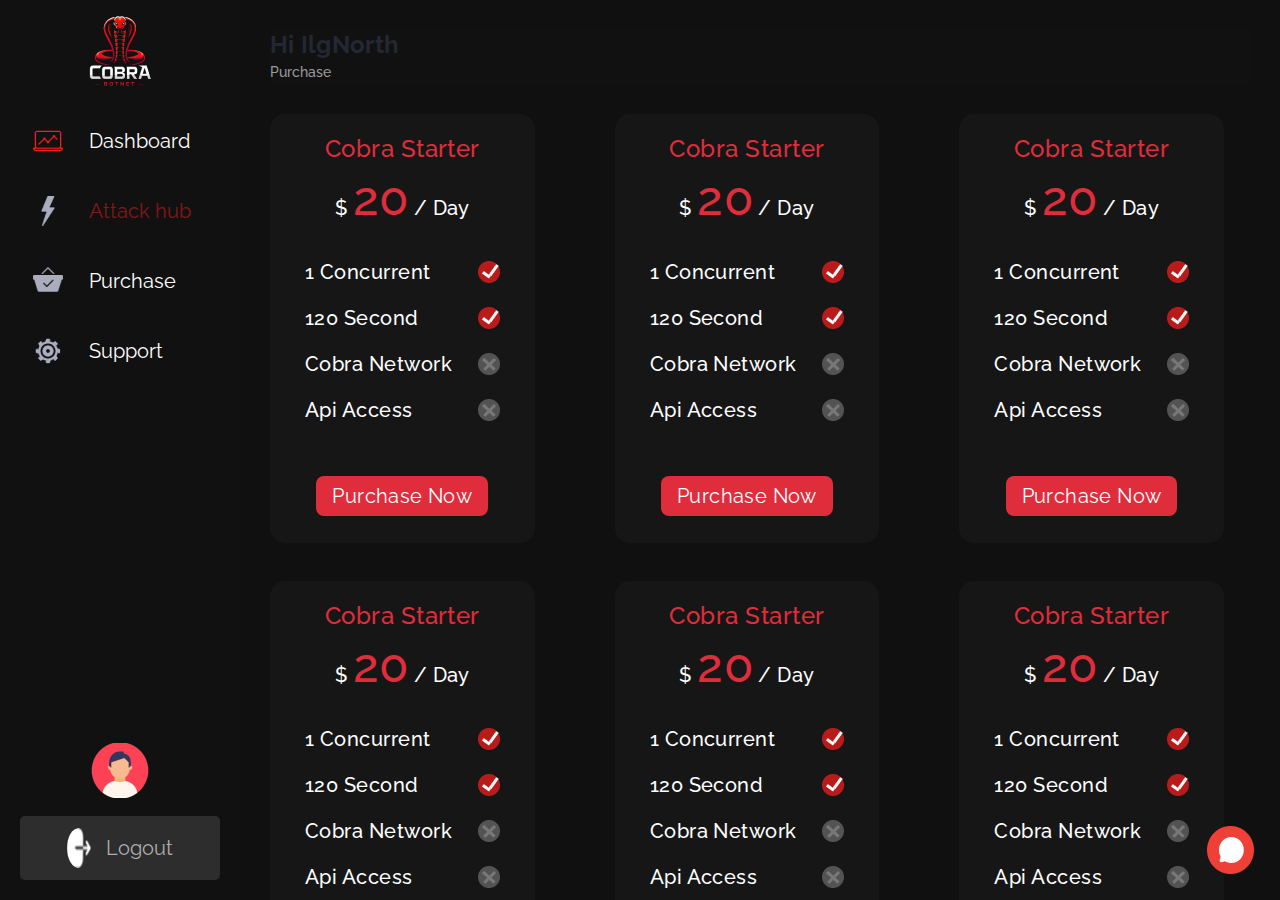
<file: index.html>
<!DOCTYPE html>
<html lang="en">

<head>
    <title>Cobra Website</title>
    <!--Required meta tag-->
    <meta charset="UTF-8">
    <meta name="description" content="">
    <meta name="viewport" content="width=device-width, initial-scale=1.0">
    <meta property="og:title" content="">
    <meta property="og:type" content="">
    <meta property="og:url" content="">
    <meta property="og:image" content=""> 
    <!-- CSS File -->
    <link rel="stylesheet" href="assets/css/bootstrap.min.css"> 
    <link rel="stylesheet" href="assets/css/normalize.css"> 
    <link rel="stylesheet" href="https://cdnjs.cloudflare.com/ajax/libs/font-awesome/6.3.0/css/all.min.css">
    <link rel="stylesheet" href="assets/css/style.css">
    <link rel="stylesheet" href="assets/css/responsive.css">
</head>

<body>

    <!--Start main Area-->
    <section class="main-area">
        <div class="sidebar-area">
            
            <div class="sidebar_content">
                <a href="#" class="sidebar_close"><i class="fas fa-times"></i></a>
                <div class="logo">
                    <a href="#"><img src="assets/images/home/logo.png" alt=""></a>
                </div> 
                <div class="menu"> 
                    <ul>
                        <li class=""><a  href="#"><img src="assets/images/home/1.png" alt="">Dashboard</a></li>
                        <li><a href="#" class="active"><img src="assets/images/home/2.png" alt="">Attack hub</a></li>
                        <li><a href="#"><img src="assets/images/home/3.png" alt="">Purchase</a></li>
                        <li><a href="#"><img src="assets/images/home/4.png" alt="">Support</a></li>  
                    </ul>
                </div>  
            </div>
            <div class="sidebar_user">
                <img src="assets/images/home/user.png" alt="">
                <a href="#">
                    <img src="assets/images/home/Logout.png" alt="">
                    <p>Logout</p>
                </a>
            </div>
        </div>
        <div class="main-content-area ">
            <!-- header area  -->
            <div class="header-area">
                <div class="header-title">
                    <a href="#" class="bars_icon"><i class="fas fa-bars"></i></a>
                    <div class="header_user">
                        <h3>Hi IlgNorth </h3>
                        <span>Purchase</span>
                    </div>
                </div> 
            </div>

            <div class="main_content">
                <div class="conten_row">
                    <div class="content_single">
                        <h4>Cobra starter</h4>
                        <p>$ <span>20</span> / day</p>
                        <ul class="single_ul">
                            <li><p>1 Concurrent</p><img src="assets/images/home/check.png" alt=""></li>
                            <li><p>120 second</p><img src="assets/images/home/check.png" alt=""></li>
                            <li><p>Cobra network</p><img src="assets/images/home/close.png" alt=""></li>
                            <li><p>Api access</p><img src="assets/images/home/close.png" alt=""></li>
                        </ul>
                        <a href="#" class="btn_purchase">Purchase now</a>
                    </div>
                    <div class="content_single">
                        <h4>Cobra starter</h4>
                        <p>$ <span>20</span> / day</p>
                        <ul class="single_ul">
                            <li><p>1 Concurrent</p><img src="assets/images/home/check.png" alt=""></li>
                            <li><p>120 second</p><img src="assets/images/home/check.png" alt=""></li>
                            <li><p>Cobra network</p><img src="assets/images/home/close.png" alt=""></li>
                            <li><p>Api access</p><img src="assets/images/home/close.png" alt=""></li>
                        </ul>
                        <a href="#" class="btn_purchase">Purchase now</a>
                    </div>
                    <div class="content_single">
                        <h4>Cobra starter</h4>
                        <p>$ <span>20</span> / day</p>
                        <ul class="single_ul">
                            <li><p>1 Concurrent</p><img src="assets/images/home/check.png" alt=""></li>
                            <li><p>120 second</p><img src="assets/images/home/check.png" alt=""></li>
                            <li><p>Cobra network</p><img src="assets/images/home/close.png" alt=""></li>
                            <li><p>Api access</p><img src="assets/images/home/close.png" alt=""></li>
                        </ul>
                        <a href="#" class="btn_purchase">Purchase now</a>
                    </div>
                    <div class="content_single">
                        <h4>Cobra starter</h4>
                        <p>$ <span>20</span> / day</p>
                        <ul class="single_ul">
                            <li><p>1 Concurrent</p><img src="assets/images/home/check.png" alt=""></li>
                            <li><p>120 second</p><img src="assets/images/home/check.png" alt=""></li>
                            <li><p>Cobra network</p><img src="assets/images/home/close.png" alt=""></li>
                            <li><p>Api access</p><img src="assets/images/home/close.png" alt=""></li>
                        </ul>
                        <a href="#" class="btn_purchase">Purchase now</a>
                    </div>
                    <div class="content_single">
                        <h4>Cobra starter</h4>
                        <p>$ <span>20</span> / day</p>
                        <ul class="single_ul">
                            <li><p>1 Concurrent</p><img src="assets/images/home/check.png" alt=""></li>
                            <li><p>120 second</p><img src="assets/images/home/check.png" alt=""></li>
                            <li><p>Cobra network</p><img src="assets/images/home/close.png" alt=""></li>
                            <li><p>Api access</p><img src="assets/images/home/close.png" alt=""></li>
                        </ul>
                        <a href="#" class="btn_purchase">Purchase now</a>
                    </div>
                    <div class="content_single">
                        <h4>Cobra starter</h4>
                        <p>$ <span>20</span> / day</p>
                        <ul class="single_ul">
                            <li><p>1 Concurrent</p><img src="assets/images/home/check.png" alt=""></li>
                            <li><p>120 second</p><img src="assets/images/home/check.png" alt=""></li>
                            <li><p>Cobra network</p><img src="assets/images/home/close.png" alt=""></li>
                            <li><p>Api access</p><img src="assets/images/home/close.png" alt=""></li>
                        </ul>
                        <a href="#" class="btn_purchase">Purchase now</a>
                    </div>
                </div>
                <div class="message_box">
                    <a href="#"><img src="assets/images/home/message.png" alt=""></a>
                </div>
            </div>
        </div>
    </section>
    <!--End main Area-->






    <!-- JS File -->
    <script src="assets/js/modernizr-3.11.2.min.js"></script>
    <script src="assets/js/jquery.min.js"></script> 
    <script src="assets/js/bootstrap.min.js"></script> 
    <script src="assets/js/custom.js"></script>

</body>

</html>
</file>
<file: assets/css/style.css>
@import url('https://fonts.googleapis.com/css2?family=Raleway:wght@300;400;500;600;700;800;900&display=swap');
@import url('https://fonts.googleapis.com/css2?family=DM+Sans:opsz,wght@9..40,300;9..40,400;9..40,500;9..40,600;9..40,700;9..40,800;9..40,900&display=swap');
 /* Default CSS */
 html, body, div, span, object, iframe,
 h1, h2, h3, h4, h5, h6, p, blockquote, pre,
 abbr, address, cite, code,
 del, dfn, em, img, ins, kbd, q, samp,
 small, strong, sub, sup, var,
 b, i,
 dl, dt, dd, ol, ul, li,
 fieldset, form, label, legend,
 table, caption, tbody, tfoot, thead, tr, th, td,
 article, aside, canvas, details, figcaption, figure,
 footer, header, hgroup, menu, nav, section, summary,
 time, mark, audio, span, video {
	margin: 0;
	padding: 0;
	border: 0;
	outline: 0;
	font-size: 100%;
	background: transparent;
 }
 body{
	font-family: 'Raleway', sans-serif;
	 background: #111010;
 }
 table {
	border-collapse: collapse;
	border-spacing: 0;
 }
 button{
   outline: none !important;
 }
 input
 {
	 outline:none !important;
 }
 
 h1,h2,h3,h4,h5,h6,p{
   margin:0;
   padding:0;
 }
 input, button, textarea, select{
   outline: none;
 }
 .btn.focus, .btn:focus {
   outline: none;
   -webkit-box-shadow: none !important;
		   box-shadow: none !important;
 }
 
 ul{
   margin:0;
   padding: 0;
   list-style: none;
 }
 a{
   margin:0;
   padding:0;
   text-decoration: none;
 }
 a:hover{
   text-decoration: none;
 }
 
 
 /* sidebar csss  */
 
 .main-area {
	 display: -webkit-box;
	 display: -ms-flexbox;
	 display: flex;
	 -webkit-box-pack: justify;
		 -ms-flex-pack: justify;
			 justify-content: space-between;
	 height: 100vh;
	 overflow: hidden;
 }
 
 .sidebar-area {
	 /* flex: 0 0 18%; */
	 height: 100vh;
	 background: #111;
	 padding: 0 20px 20px 20px;
	 -webkit-box-sizing: border-box;
			 box-sizing: border-box;
	 display: -webkit-box;
	 display: -ms-flexbox;
	 display: flex;
	 -webkit-box-orient: vertical;
	 -webkit-box-direction: normal;
		 -ms-flex-direction: column;
			 flex-direction: column;
	 -webkit-box-pack: justify;
		 -ms-flex-pack: justify;
			 justify-content: space-between;
	 width: 240px !important;
	 overflow-y: scroll;
	 scrollbar-width: none; 
 }
 .sidebar-area::-webkit-scrollbar {
	display: none;
  }
 



 .logo {
	 text-align: center;
	 margin-bottom: 10px;
 }
 
 .menu ul li a {
	color: #FFF; 
	font-size: 20px;
	font-style: normal;
	font-weight: 400;
	line-height: 13px; /* 65% */
	 padding: 10px 13px;
	 display: block;
	 display: -webkit-box;
	 display: -ms-flexbox;
	 display: flex;
	 gap: 26px;
	 /* width: 165px; */
	 border-radius: 10px;
	 -webkit-box-align: center;
		 -ms-flex-align: center;
			 align-items: center;

	transition: 0.3s;
 }
 
 .menu ul li a.active, .menu ul li a:hover { 
	 color: rgba(251, 29, 28, 0.50);; 
 }
 
 .mt-custom {
	 margin-top: 40px;
	 padding-top: 40px;
	 border-top: 1px solid #f2f2f2;
 }
 .menu ul li {
	 margin-bottom: 20px;
 }
 .margin_bttm {
	 margin-bottom: 25px !important;
 }
 
 
 .logo a {
	 font-size: 30px;
	 font-weight: 700;
	 color: #0D0F5A;
	 margin: 0;
	 display: inline-block;
 }
 .menu span {
	 font-size: 12px;
	 color: #9C9C9C;
	 margin-bottom: 16px;
	 display: inline-block;
	 margin-left: 15px;
 }
 
 .menu ul li a i {
	 font-size: 14px;
 }
 
 .noti_btn {
	 width: 35px;
	 height: 35px;
	 background: #fff;
	 display: block;
	 font-size: 18px;
	 display: -webkit-box;
	 display: -ms-flexbox;
	 display: flex;
	 -webkit-box-pack: center;
		 -ms-flex-pack: center;
			 justify-content: center;
	 -webkit-box-align: center;
		 -ms-flex-align: center;
			 align-items: center;
	 border-radius: 5px;
	 color: #9C9C9C;
 }
 
 
 /* main content css  */
 /* header css  */
 
 .main-content-area {
	 -webkit-box-flex: 0;
		 -ms-flex: 0 0 calc(100% - 240px);
			 flex: 0 0 calc(100% - 240px);
	 background: #111010;
	 height: 100vh;
	 padding: 30px;
	 -webkit-box-sizing: border-box;
			 box-sizing: border-box;
	 overflow-y: scroll;
	 scrollbar-width: none;
	 position: relative;
 }
 
 .mobile_overlay_after{
	 position: relative;
 }
 
 .mobile_overlay_after::after {
	 content: "";
	 position: absolute;
	 top: 0;
	 left: 0;
	 width: 100%;
	 height: 100%;
	 background: #000;
	 opacity: 0.43; 
 }
 
 .header-title {
	 display: -webkit-box;
	 display: -ms-flexbox;
	 display: flex;
	 -webkit-box-align: center;
		 -ms-flex-align: center;
			 align-items: center;
	 gap: 15px;
 }
 .sidebar_close,
 .bars_icon{
	 display: none;
 }
 .bars_icon i {
	 color: #E02D3C;
	 font-size: 22px;
 }
 
 .sidebar_close i {
	 position: absolute;
	 right: 0;
	 width: 35px;
	 height: 35px;
	 background: #E02D3C;
	 display: -webkit-box;
	 display: -ms-flexbox;
	 display: flex;
	 -webkit-box-pack: center;
		 -ms-flex-pack: center;
			 justify-content: center;
	 -webkit-box-align: center;
		 -ms-flex-align: center;
			 align-items: center;
	 font-size: 22px;
	 text-decoration: none;
	 color: #fff;
	 top: 0;
 }
 
 .header-area {
	background: #111111;
	 display: -webkit-box;
	 display: -ms-flexbox;
	 display: flex;
	 -webkit-box-pack: justify;
		 -ms-flex-pack: justify;
			 justify-content: space-between; 
   -webkit-box-align: center; 
	   -ms-flex-align: center; 
		   align-items: center;
 }

 .header_user h3 {
	color: #CCC; 
	font-size: 16px;
	font-style: normal;
	font-weight: 500;
	line-height: normal;
}

.header_user span {
	color: #FFF; 
	font-size: 20px;
	font-style: normal;
	font-weight: 500;
	line-height: normal;
}
 
 .header-title h3 {
	 font-style: normal;
	 font-weight: 700;
	 font-size: 24px;
	 line-height: 30px;
	 letter-spacing: 0.3px;
	 color: #252733;
 }
 
 .header-user {
	 display: -webkit-box;
	 display: -ms-flexbox;
	 display: flex;
	 -webkit-box-align: center;
		 -ms-flex-align: center;
			 align-items: center;
 }
 
 .header-user > ul {
	 display: -webkit-box;
	 display: -ms-flexbox;
	 display: flex;
	 -webkit-box-align: center;
		 -ms-flex-align: center;
			 align-items: center;
	 gap: 10px;
 }
 
 .mr-border {
	 margin-right: 15px;
	 border-right: 1px solid #ddd;
	 padding-right: 15px;
 }
 
 .header-user-img a {
	 font-style: normal;
	 font-weight: 600;
	 font-size: 14px;
	 line-height: 20px;
	 text-align: right;
	 letter-spacing: 0.2px;
	 color: #252733;
	 display: -webkit-box;
	 display: -ms-flexbox;
	 display: flex;
	 -webkit-box-align: center;
		 -ms-flex-align: center;
			 align-items: center;
	 gap: 9px;
 }
 
 .sidebar_user a img {
	 width: 40px;
	 height: 40px;
	 border-radius: 50%;
 }

 .content_single {
	border-radius: 15px;
	background: #161616;
	padding: 27px 35px;
	text-align: center;
}

.content_single h4 {
	color: #E02D3C;
	text-align: center; 
	font-size: 24px;
	font-style: normal;
	font-weight: 500;
	line-height: 16px;
	letter-spacing: 0.48px;
	text-transform: capitalize;
}

.content_single > p {
	color: #FFF;
	text-align: center; 
	font-size: 20px;
	font-style: normal;
	font-weight: 500;
	line-height: 16px;
	letter-spacing: 0.4px;
	text-transform: capitalize;
	margin: 33px 0 45px 0;
}

.single_ul li p {
	color: #FFF;
	text-align: center; 
	font-size: 24px;
	font-style: normal;
	font-weight: 500;
	line-height: 16px;
	letter-spacing: 0.48px;
	text-transform: capitalize;
}

.btn_purchase {
	border-radius: 8px;
	background: var(--Danger-700, #E02D3C);
	padding: 12px 16px;
	color: var(--text-icon-primary-white, #FFF);
	text-align: center;
	font-size: 20px;
	font-style: normal;
	font-weight: 400;
	line-height: 16px;
	letter-spacing: 0.4px;
	text-transform: capitalize;
	transition: 0.3s;
	margin-top: 31px;
	display: inline-block;
}

.btn_purchase:hover { 
	opacity: 0.83;
	color: var(--text-icon-primary-white, #FFF);
}
 
.content_single > p span{ 
	font-size: 48px;
	color: #E02D3C;
}

.single_ul li {
	display: flex;
	align-items: center;
	justify-content: space-between;
	margin-bottom: 36px;
}

.conten_row {
	display: flex;
	flex-wrap: wrap;
	gap: 0 108px;
	/* justify-content: space-between; */
}

.message_box {
	text-align: right;
	position: fixed;
	right: 25px;
	bottom: 25px;
}
 
.content_single{
	margin-bottom: 38px;
	flex: 0 0 22%;
}

 .sidebar_user{
	text-align: center;
 }

 .sidebar_user a img{
	width: 24px;
 }

 .sidebar_user a {
	background: #2D2D2D;
	border-radius: 5px;
	text-align: center;
	color: #AEAEAE;
	font-size: 20px;
	font-style: normal;
	font-weight: 400;
	line-height: 13px;
	margin-top: 18px;
	display: flex;
	align-items: center;
	justify-content: center;
	padding: 12px 18px;
	gap: 15px;
}
 
 .user_cont h4 {
	 font-size: 15px;
	 font-weight: 700;
	 color: #313131;
 }
 
 .user_cont span {
	 font-size: 14px;
 }
 
 
 
 
 
 .account-status .account-card-title { 
	 padding: 32px 32px 0px 32px;
	 margin-bottom: 0px;
 }
 
 .table tbody tr td > p { 
	 margin-top: -15px;
 }
 
 .header-user ul li {
	 position: relative;
 }
 
 .noti-toggle {
	 position: absolute;
	 background: #fff;
	 padding: 23px;
	 border-radius: 8px;
	 right: 0;
	 top: 100%;
	 border: 1px solid #DFE0EB;
	 width: 180px;
	 display: none;
	 z-index: 99;
 }
 
 .noti-toggle > ul {
	 display: -webkit-box;
	 display: -ms-flexbox;
	 display: flex;
	 -webkit-box-orient: vertical;
	 -webkit-box-direction: normal;
		 -ms-flex-direction: column;
			 flex-direction: column; 
	 -ms-flex-wrap: wrap; 
		 flex-wrap: wrap;
 }
 
 .noti-toggle ul li{
	 margin-bottom: 12px;
 }
 
 .noti-toggle ul li h3 {
	 font-style: normal;
	 font-weight: 600;
	 font-size: 16px;
	 line-height: 20px;
	 letter-spacing: 0.2px;
	 color: #252733;
 }
 
 .noti-toggle ul li p {
	 font-style: normal;
	 font-weight: 600;
	 font-size: 12px;
	 line-height: 20px; 
	 letter-spacing: 0.2px;
	 color: #9FA2B4;
 }
 
 
  
 .search-box {
	 font-size: 30px;
	 padding: 14px 19px;
	 border: 1px solid #C1C1C1;
	 background-color: white;
	 width: 9.8em;
	 border-radius: 10px;
	 -webkit-transition: .2s;
	 -o-transition: .2s;
	 transition: .2s;
   }
   
   .search-box:hover {
	 border-color: #AAAAAA;
   }
 
   .search-field-box button {
	 position: relative;
	 background: none;
	 border: none;
	 padding: 0;
	 width: 100%;
 }
   
   .search-box:focus-within {
	 border-color: #FF0080;
	 -webkit-box-shadow: 0 0 0 5px rgba(255, 0, 128, 0.40);
			 box-shadow: 0 0 0 5px rgba(255, 0, 128, 0.40);
   }
   
   .search-field-box input {
	 letter-spacing: -0.2px;
	 font-size: 30px;
	 border: none;
	 color: #323232;
	 border-radius: 8px;
	 padding: 9px 37px 9px 9px;
	 /* border: 1px solid #C1C1C1; */
	 font-size: 16px;
	 vertical-align: 4px;
	 width: 255px;
 }
   
   .search-field-box button:hover {
	 cursor: pointer;
   }
   
   .search-field-box input:focus {
	 outline: none;
   }
   
   .search-field-box input[type='search']::-webkit-search-cancel-button {
	   -webkit-appearance: none;	
   }
   
   .clear:not(:valid) ~ .search-clear {
	   display: none;
   }
 
   .searc_icon {
	 position: absolute;
	 top: 14px;
	 right: 14px;
 }
 
 .search-field-box {
	 margin-top: -24px;
 }
 
 .header_user span {
	 color: #9C9C9C;
	 font-size: 14px; 
	 margin-top: 4px;
	 display: inline-block;
 }
 .main_content {
	 margin-top: 30px;
 }
 

 /* Dashboad CSS  */

 .single_dasbord_count {
	border-radius: 4.997px;
	background: #1C1C1C;
	padding: 32px 34px;
	display: flex;
	align-items: center;
	justify-content: space-between;
}

.dasbord_cont h3 {
	color: var(--Dark-Version-Surface-Neutral, #FFF);
	font-family: 'DM Sans', sans-serif;
	font-size: 32px;
	font-style: normal;
	font-weight: 700;
	line-height: normal;
}

.dasbord_cont p {
	color: var(--Dark-Version-Surface-Neutral-2, #ABADBF);
	font-family: 'DM Sans', sans-serif;
	font-size: 20px;
	font-style: normal;
	font-weight: 400;
	line-height: normal;
}

.dasbord_cont {
	flex: 0 0 62%;
	text-align: center;
}

.chart_1_box{
	margin: 41px 0;
}

.chart_card {
	border-radius: 4.997px;
	background: #131313;
	padding: 25px 38px;
	height: 100%;
}

.chart_2 img {
	width: 100%;
}

.chart_1_box{
	margin: 20px 0;
}

.chart_1 img {
	width: 100%;
}

.chart_card h3 {
	color: var(--Dark-Version-Surface-Neutral, #FFF);
	font-family: 'DM Sans', sans-serif;
	font-size: 24px;
	font-style: normal;
	font-weight: 500;
	line-height: normal;
	margin-bottom: 37px;
}

.chart_card ul li b {
	color: var(--Dark-Version-Surface-Neutral, #FFF);
	font-family: 'DM Sans', sans-serif;
	font-size: 20px;
	font-style: normal;
	font-weight: 500;
	line-height: normal;
	flex: 0 0 104px;
}

.chart_card ul li {
	display: flex;
	align-items: center;
	gap: 20px;
	margin-bottom: 12px;
}

.chart_card ul li p {
	color: var(--Dark-Version-Surface-Neutral-2, #ABADBF);
	font-family: 'DM Sans', sans-serif;
	font-size: 20px;
	font-style: normal;
	font-weight: 400;
	line-height: normal;
}



/* font-family: 'DM Sans', sans-serif; */


.wrapper {
	width: 100%;
	max-width: 1024px;
	margin: 0 auto;
  }
  
  .canvas {
	position: relative;
	width: 100%;
  }
  
  .note {
	width: 100%;
	float: left;
	text-align: center;
	padding: 15px 0;
  }
  
  .wrapper a {
	text-decoration: none;
	color: #506678;
	border-bottom: 1px solid rgba(80, 102, 120, 0.25);
	transition: all 0.35s;
  }
  .wrapper a:hover {
	color: #677f93;
	border-bottom: 1px solid rgba(149, 76, 233, 0.5);
  }
  
  @media (min-width: 960px) { 
  
	.note {
	  padding: 25px 0;
	}
  }

  .chart_cart_main { 
	padding: 15px; 
}

  .chart_cart_main h3{ 
	font-size: 16px; 
}


.main_chart {
	height: 100%;
	width: 100%;
  }
  .container2 {
	height: 100%;
	width: 100%;
  }
  multi-series-chart,
  [multi-series-chart],
  .multi-series-chart {
	height: 100%;
	width: 100%;
  }
  multi-series-chart .highcharts-tooltip > text,
  [multi-series-chart] .highcharts-tooltip > text,
  .multi-series-chart .highcharts-tooltip > text,
  multi-series-chart .highcharts-legend-item > text,
  [multi-series-chart] .highcharts-legend-item > text,
  .multi-series-chart .highcharts-legend-item > text,
  multi-series-chart .highcharts-axis-labels > text,
  [multi-series-chart] .highcharts-axis-labels > text,
  .multi-series-chart .highcharts-axis-labels > text {
	color: #999 !important;
	fill: currentColor !important;
  }
  multi-series-chart .multi-series-chart-tooltip,
  [multi-series-chart] .multi-series-chart-tooltip,
  .multi-series-chart .multi-series-chart-tooltip {
	padding: 10px;
	background-color: #222;
  }
  multi-series-chart .multi-series-chart-tooltip > header,
  [multi-series-chart] .multi-series-chart-tooltip > header,
  .multi-series-chart .multi-series-chart-tooltip > header {
	text-align: center;
	margin-bottom: 5px;
	color: #999;
  }
  multi-series-chart .multi-series-chart-tooltip .point-item,
  [multi-series-chart] .multi-series-chart-tooltip .point-item,
  .multi-series-chart .multi-series-chart-tooltip .point-item {
	display: -webkit-box;
	display: -moz-box;
	display: -webkit-flex;
	display: -ms-flexbox;
	display: box;
	display: flex;
	padding: 2px 0;
  }
  multi-series-chart .multi-series-chart-tooltip .point-item .point-value,
  [multi-series-chart] .multi-series-chart-tooltip .point-item .point-value,
  .multi-series-chart .multi-series-chart-tooltip .point-item .point-value {
	-webkit-box-flex: 1;
	-moz-box-flex: 1;
	-o-box-flex: 1;
	box-flex: 1;
	-webkit-flex: 1;
	-ms-flex: 1;
	flex: 1;
	text-align: right;
	margin-left: 15px;
  }
</file>
<file: assets/css/responsive.css>
@media all and (min-width:1400px){
    .card_progress {
        text-align: center;
        width: inherit;
    }
    .card_progress img {
        width:inherit;
    }

}
@media all and (max-width:1550px){
    .dasbord_cont h3 { 
        font-size: 24px; 
    }
    .dasbord_cont p { 
        font-size: 16px; 
    }
    .dasbord_cont {
        flex: 0 0 75%; 
    }
}
@media all and (max-width:1400px){
    .content_single { 
        flex: 0 0 27%;
    }
    .conten_row { 
        gap: 0 80px; 
    }
    .single_ul li { 
        margin-bottom: 24px;
    }
    .single_ul li p { 
        font-size: 20px; 
    }
}
@media all and (max-width:1100px){
    .sidebar-area {
        position: absolute;
        -webkit-transition: 0.3s;
        -o-transition: 0.3s;
        transition: 0.3s;
        left: -100%;
        z-index: 99;
    }
    .main-content-area {
        -webkit-box-flex: 0;
            -ms-flex: 0 0 100%;
                flex: 0 0 100%; 
    }
    .bars_icon,
    .sidebar_close { 
        display: block;
    }
}
@media all and (max-width:991px){
    .single-card {  
        -webkit-box-flex: 0;  
            -ms-flex: 0 0 48%;  
                flex: 0 0 48%; 
        margin-bottom: 18px;
    } 
    .single_dasbord_count { 
        margin-bottom: 25px;
    }
    .content_single {
        flex: 0 0 48%;
    }
    .conten_row {
        gap: 0;
        justify-content: space-between;
    }
    .search-field-box { 
        left: -172px; 
    }
    .card_text h2 {
        font-size: 21px; 
    }
    .card_img img {
        width: 42px;
    } 
    .sidebar-area { 
        overflow: hidden;
        overflow-y: scroll;
    }
}
@media all and (max-width:767px){
    .single-card p { 
        font-size: 16px; 
        margin-bottom: 0;
    }
    .chart_card { 
        margin-top: 20px;
    }
    .card_img img {
        width: 110px;
    }
    .table tbody tr, .table thead tr {
        border-bottom: 1.5px solid #DFE0EB;
        display: -webkit-box;
        display: -ms-flexbox;
        display: flex;
        -webkit-box-align: center;
            -ms-flex-align: center;
                align-items: center;
    }
    .single-card h2 { 
        font-size: 24px; 
    }
    .account-status, .receipt-box {
        -webkit-box-flex: 0;
            -ms-flex: 0 0 100%;
                flex: 0 0 100%; 
        margin-bottom: 18px;
    }
    .table-area {
        width: 100%;
        overflow: scroll;
    }
    .table tbody tr td {
        padding: 8px 13px;
    }
    .video {
        -webkit-box-flex: 0;
            -ms-flex: 0 0 100%;
                flex: 0 0 100%;
    }
    .video { 
        margin-bottom: 18px;
    }
    .search-field-box { 
        display: none;
    }
    .card_progress_mb{
        margin-top: 20px;
    }
    .last_row .col-md-6,
    .last_row .col-md-3 {
        margin-bottom: 20px;
    }
    .header-title h3 { 
        font-size: 20px;
        line-height: 18px; 
    }
    .card_text h2 {
        font-size: 26px; 
    }
}
@media all and (max-width:576px){
    .header-user-img a span {
        display: none;
    }
    .content_single {
        flex: 0 0 100%;
    }
    .single_ul li p {
        font-size: 16px;
    }
    .single_ul li p {
        font-size: 16px;
    }
    .content_single > p { 
        font-size: 16px; 
    }
    .content_single > p span {
        font-size: 40px;
    }
    .account-card-title { 
        padding: 20px 32px;
    }
    .btn_purchase { 
        font-size: 16px; 
        margin-top: 10px; 
    }
    .menu ul li a { 
        font-size: 16px; 
    }
    .menu ul li a img {
        width: 22px;
    }
    .sidebar_user a { 
        font-size: 16px;  
        padding: 6px 18px; 
    }
    .content_single {
        margin-bottom: 25px;    
    }
    .single-card { 
        padding: 16px 0; 
    }
    .video video {
        width: 298px;
    }
    .card_session_btn { 
        -webkit-box-orient: vertical; 
        -webkit-box-direction: normal; 
            -ms-flex-direction: column; 
                flex-direction: column;
        gap: 10px;
    }
}
@media all and (max-width:412px){
    .login-main {
        background: #fff; 
    }
    .login-area { 
        border: 1px solid #fff; 
    } 
}
</file>
